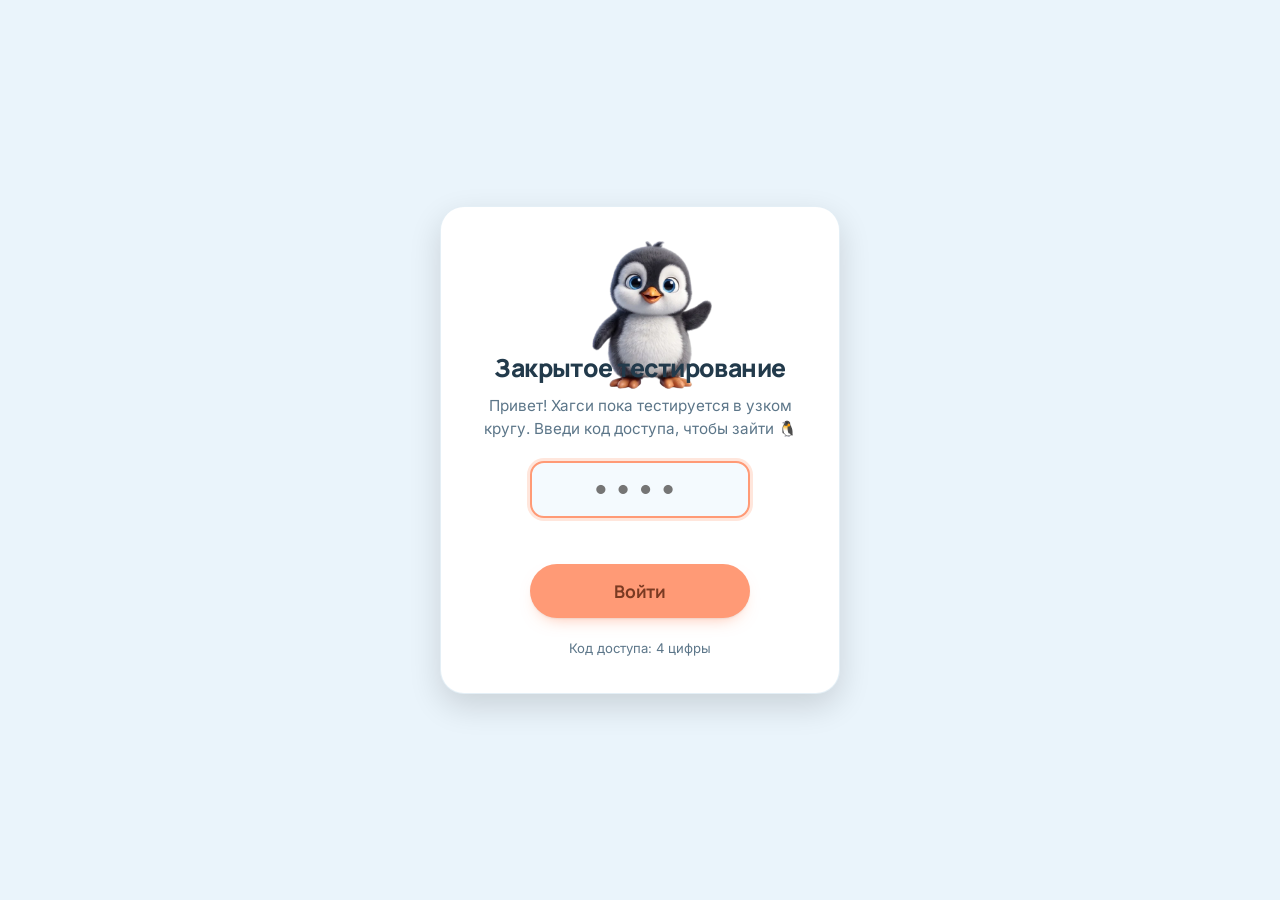
<file: index.html>
<!DOCTYPE html>
<html lang="ru" data-theme="ice">
<head>
<meta charset="utf-8">
<meta name="viewport" content="width=device-width, initial-scale=1">
<title>Хагси — тёплая помощь себе</title>
<meta name="description" content="Понять, с чем тебе нужна помощь, и получить под это инструменты: дневник чувств, свои таблицы, рутина дня. Без регистрации, записи остаются только у тебя.">
<meta name="theme-color" content="#eaf4fb">
<link rel="manifest" href="manifest.webmanifest">
<link rel="apple-touch-icon" href="assets/img/apple-touch-icon.png">
<link rel="preload" href="assets/fonts/manrope-cyrillic.woff2" as="font" type="font/woff2" crossorigin>
<link rel="preload" href="assets/fonts/inter-cyrillic.woff2" as="font" type="font/woff2" crossorigin>
<link rel="stylesheet" href="assets/css/style.css">
<script src="data/icons.js" defer></script>
<script src="data/patterns.js" defer></script>
<script src="assets/js/app.js" defer></script>
</head>
<body>

<header class="top">
  <a class="brand" href="index.html">
    <img class="brand-mark" src="assets/img/mark.webp" width="96" height="118" alt="">
    Хагси
  </a>
  <nav class="nav" aria-label="Разделы">
    <a href="panic/index.html" data-nav="main"><span data-icon="buoy"></span><i>Аптечка</i></a>
    <a href="routine.html" data-nav="main"><span data-icon="zap"></span><i>Дела</i></a>
    <a href="tracker.html" data-nav="main"><span data-icon="notebook"></span><i>Дневник</i></a>
    <a href="sensory.html" data-nav="main"><span data-icon="headphones"></span><i>Передышка</i></a>
    <div class="nav-extra">
      <a href="quiz.html"><span data-icon="compass"></span><i>Анкета</i></a>
      <a href="close.html"><span data-icon="heart"></span><i>Близким</i></a>
      <a href="resources.html"><span data-icon="users"></span><i>Контакты помощи</i></a>
      <a href="themes.html"><span data-icon="gear"></span><i>Настройки</i></a>
    </div>
    <button type="button" class="nav-more" aria-expanded="false" aria-label="Ещё разделы"><span data-icon="grid"></span><i>Ещё</i></button>
  </nav>
</header>

<main class="wrap">

  <section class="hero" style="padding-bottom:0">
    <img class="mascot hero-mascot" src="assets/img/penguin.webp" width="360" height="442"
         alt="Пингвинчик машет лапой" fetchpriority="high">
    <h1>Привет. С чего начнём?</h1>
    <p class="lead">Выбери, как тебе сейчас. Без регистрации, без оценок и без диагнозов —
      записи остаются только на твоём устройстве.</p>
  </section>

  <a class="sos" href="panic/list.html?state=panic"><b>Тебе плохо?</b>
    <span>Жми сюда — поможем прямо сейчас</span></a>

  <h2><span class="eyebrow">Вход по состоянию</span>Как тебе сейчас?</h2>
  <div class="grid g2">
    <a class="tile tile-row" href="panic/index.html">
      <span class="ico" data-icon="buoy" aria-hidden="true"></span>
      <span class="tile-body"><strong>Паника, тревога, трясёт</strong>
        <span class="d">Острый момент. 26 способов по шагам — каждый начинается в одно касание.</span></span>
    </a>
    <a class="tile tile-row" href="routine.html">
      <span class="ico" data-icon="zap" aria-hidden="true"></span>
      <span class="tile-body"><strong>Не могу начать, день рассыпается</strong>
        <span class="d">Лесенка запуска, таймер, полоса дня, ящик мыслей. Часто это про СДВГ.</span></span>
    </a>
    <a class="tile tile-row" href="sensory.html">
      <span class="ico" data-icon="headphones" aria-hidden="true"></span>
      <span class="tile-body"><strong>Слишком шумно и ярко</strong>
        <span class="d">Сенсорная перегрузка: тихий режим и план по одному шагу, без прокрутки.</span></span>
    </a>
    <a class="tile tile-row" href="tracker.html">
      <span class="ico" data-icon="notebook" aria-hidden="true"></span>
      <span class="tile-body"><strong>Хочу записать, что со мной</strong>
        <span class="d">Дневник чувств и свои таблицы. Можно выгрузить и принести психологу.</span></span>
    </a>
    <a class="tile tile-row" href="quiz.html">
      <span class="ico" data-icon="compass" aria-hidden="true"></span>
      <span class="tile-body"><strong>Не понимаю, что со мной</strong>
        <span class="d">Анкета на 5 минут. Не диагноз — направления, с которых разумно начать.</span></span>
    </a>
    <a class="tile tile-row" href="close.html">
      <span class="ico" data-icon="heart" aria-hidden="true"></span>
      <span class="tile-body"><strong>Плохо не мне, а близкому</strong>
        <span class="d">Что говорить и чего не говорить, как помочь и как при этом не сгореть самому.</span></span>
    </a>
  </div>

  <div class="note crisis">
    <p><strong>Если тяжело прямо сейчас</strong> — позвони: <strong>112</strong> (экстренные службы) или
      <strong>8 800 2000 122</strong> (бесплатно, круглосуточно, анонимно).
      Повод не нужно «заслуживать».</p>
    <a class="btn sm" href="resources.html#crisis">Все контакты помощи</a>
  </div>

  <hr class="sep">

  <h2><span class="eyebrow">Три шага</span>Как это работает</h2>
  <div class="card soft">
    <p><strong>1. Отвечаешь на вопросы.</strong> Никаких «правильных» ответов, просто про то, как есть сейчас.</p>
    <p><strong>2. Получаешь направления.</strong> Не диагноз — а 2–3 темы, с которых разумно начать, и что с ними делать.</p>
    <p><strong>3. Берёшь инструмент.</strong> Дневник, таблицу или «Дела» — и пользуешься столько, сколько нужно.</p>
    <p class="muted">Можно проходить анкету заново хоть каждую неделю: состояние меняется, и это нормально.
      Прошлый результат и кнопка «пройти заново» лежат в «Настройках».</p>
  </div>

  <div class="grid">
    <div class="card">
      <h3><span data-icon="lock"></span>Данные никуда не уходят</h3>
      <p class="muted">Всё, что ты пишешь, сохраняется в памяти самого браузера на этом устройстве. У нас нет сервера,
        который бы это получал, нет аккаунтов и нет аналитики. Выгрузить копию можно в любой момент.</p>
    </div>
    <div class="card">
      <h3><span data-icon="palette"></span>Выбери, как будет выглядеть</h3>
      <p class="muted">Пять оформлений и 14 узоров на фон в «Настройках»: Лёд, Какао, Сакура, Ночь и Тихий режим.
        Тихий режим убирает анимации и лишний декор: он для сенсорной чувствительности, мигрени и усталых глаз.</p>
    </div>
    <div class="card">
      <h3><span data-icon="signal"></span>Работает на плохом интернете</h3>
      <p class="muted">Страницы весят десятки килобайт, внешних запросов нет совсем. После первого открытия
        сайт работает и без сети.</p>
    </div>
  </div>

</main>

<footer class="foot">
  <p>«Хагси» — поддержка и инструменты, а не медицинская услуга. Здесь нет диагностики и лечения.
    При тяжёлом состоянии обратись к специалисту или по <a href="resources.html#crisis">контактам помощи</a>.</p>
  <p>Записи хранятся только в этом браузере, на этом устройстве.</p>
  <p class="copy">© 2026 Хагси. Сделано людьми с заботой о людях.</p>
</footer>

</body>
</html>
</file>
<file: assets/css/style.css>
/* Пингвинник — все стили. Цвета только через переменные: иначе ломаются темы. */

/* ---------- Шрифты ----------
   Лежат локально: ни одного запроса в интернет, работает офлайн.
   Manrope — заголовки, Inter — текст. Те же, что на «Аптечке», чтобы два сайта
   выглядели одной семьёй. Оба переменные: вес 400–800 из одного файла. */
@font-face {
  font-family: 'Manrope';
  font-style: normal;
  font-weight: 500 800;
  font-display: swap;
  src: url('../fonts/manrope-cyrillic.woff2') format('woff2');
  unicode-range: U+0301, U+0400-045F, U+0490-0491, U+04B0-04B1, U+2116;
}
@font-face {
  font-family: 'Manrope';
  font-style: normal;
  font-weight: 500 800;
  font-display: swap;
  src: url('../fonts/manrope-latin.woff2') format('woff2');
  unicode-range: U+0000-00FF, U+0131, U+0152-0153, U+02BB-02BC, U+02C6, U+02DA, U+02DC,
                 U+0304, U+0308, U+0329, U+2000-206F, U+20AC, U+2122, U+2191, U+2193,
                 U+2212, U+2215, U+FEFF, U+FFFD;
}
@font-face {
  font-family: 'Inter';
  font-style: normal;
  font-weight: 400 700;
  font-display: swap;
  src: url('../fonts/inter-cyrillic.woff2') format('woff2');
  unicode-range: U+0301, U+0400-045F, U+0490-0491, U+04B0-04B1, U+2116;
}
@font-face {
  font-family: 'Inter';
  font-style: normal;
  font-weight: 400 700;
  font-display: swap;
  src: url('../fonts/inter-latin.woff2') format('woff2');
  unicode-range: U+0000-00FF, U+0131, U+0152-0153, U+02BB-02BC, U+02C6, U+02DA, U+02DC,
                 U+0304, U+0308, U+0329, U+2000-206F, U+20AC, U+2122, U+2191, U+2193,
                 U+2212, U+2215, U+FEFF, U+FFFD;
}

/* ---------- Размеры, отступы, тени: одни на весь сайт ---------- */
:root {
  --font: 'Inter', -apple-system, BlinkMacSystemFont, 'Segoe UI', Roboto, sans-serif;
  --font-head: 'Manrope', var(--font);

  /* Шрифт тянется за шириной экрана — на телефоне мельче, на мониторе крупнее */
  --fs-body: clamp(16px, 15.3px + .22vw, 17.5px);
  --fs-h1: clamp(1.7rem, 1.3rem + 1.9vw, 2.55rem);
  --fs-h2: clamp(1.22rem, 1.08rem + .65vw, 1.55rem);
  --fs-h3: clamp(1rem, .96rem + .22vw, 1.14rem);
  --fs-sm: .92rem;
  --fs-xs: .82rem;

  --sp-1: 6px;
  --sp-2: 10px;
  --sp-3: 16px;
  --sp-4: 22px;
  --sp-5: 32px;
  --sp-6: 48px;

  --radius: 24px;
  --radius-sm: 14px;
  --radius-xs: 10px;

  --ring: 0 0 0 4px var(--accent-soft);
}

/* ---------- Тема по умолчанию: Лёд ---------- */
:root {
  --bg: #eaf4fb;
  --h-accent: #d4663f;
  --bg-deco: #d7ebf8;
  --card: #ffffff;
  --card-soft: #f4fafe;
  --text: #223a4b;
  --text-soft: #5c7689;
  --accent: #ff9a76;
  /* --accent-ink: текст ПОВЕРХ залитого акцентом фона (кнопка, значок).
     --accent-text: акцентный текст НА светлой карточке (ссылка, активная вкладка).
     В «Тихом режиме» и «Ночи» это разные цвета: иначе выходит белое по белому. */
  --accent-ink: #7a3a22;
  --accent-text: #7a3a22;
  --accent-soft: #ffe6dc;
  --accent-2: #7fc7d9;
  --accent-2-soft: #dcf1f6;
  --line: #d9e8f2;
  --ok: #4aa88a;
  --ok-soft: #dff2ea;
  --warn: #c9603f;
  --warn-soft: #fbe4dc;

  --shadow: 0 1px 2px rgba(34, 58, 75, .04), 0 8px 24px -12px rgba(34, 58, 75, .18);
  --shadow-lift: 0 2px 4px rgba(34, 58, 75, .05), 0 18px 36px -16px rgba(34, 58, 75, .28);
  --speed: .18s;
  --deco: 1; /* 0 в тихом режиме — прячет декор */
}

/* ---------- Какао: классика, тёплая сепия ---------- */
[data-theme="cocoa"] {
  --h-accent: #a9622f;
  --shadow: 0 1px 2px rgba(67,53,42,.05), 0 8px 24px -12px rgba(67,53,42,.22);
  --shadow-lift: 0 2px 4px rgba(67,53,42,.06), 0 18px 36px -16px rgba(67,53,42,.3);
  --bg: #f6efe4;
  --bg-deco: #ecdfca;
  --card: #fffdf8;
  --card-soft: #faf4e9;
  --text: #43352a;
  --text-soft: #7b6755;
  --accent: #b5794a;
  --accent-ink: #4a2e18;
  --accent-text: #4a2e18;
  --accent-soft: #f2e2d1;
  --accent-2: #8a9a6b;
  --accent-2-soft: #e8eddc;
  --line: #e4d6c2;
  --ok: #6f8f5e;
  --ok-soft: #e7eedd;
  --warn: #b35b3c;
  --warn-soft: #f6e0d6;
}

/* ---------- Сакура: аниме-пастель ---------- */
[data-theme="sakura"] {
  --h-accent: #e04a8a;
  --shadow: 0 1px 2px rgba(180,70,120,.05), 0 8px 26px -12px rgba(240,105,156,.35);
  --shadow-lift: 0 2px 4px rgba(180,70,120,.07), 0 18px 38px -16px rgba(240,105,156,.45);
  --bg: #fdeef5;
  --bg-deco: #fadbe8;
  --card: #ffffff;
  --card-soft: #fff5fa;
  --text: #4b2b3c;
  --text-soft: #8a6076;
  --accent: #f0699c;
  --accent-ink: #6d1f41;
  --accent-text: #6d1f41;
  --accent-soft: #ffe0ec;
  --accent-2: #a98cf0;
  --accent-2-soft: #ece4fd;
  --line: #f6d8e5;
  --ok: #58ab96;
  --ok-soft: #ddf2ec;
  --warn: #d4557c;
  --warn-soft: #fde0e9;
}

/* ---------- Ночь ---------- */
[data-theme="night"] {
  --h-accent: #ffb59c;
  --shadow: 0 1px 2px rgba(0,0,0,.25), 0 10px 28px -12px rgba(0,0,0,.6);
  --shadow-lift: 0 2px 6px rgba(0,0,0,.3), 0 20px 40px -16px rgba(0,0,0,.7);
  --bg: #171d28;
  --bg-deco: #202a39;
  --card: #212c3b;
  --card-soft: #1b2431;
  --text: #e7eef7;
  --text-soft: #9db0c6;
  --accent: #ffa98a;
  --accent-ink: #2a1510;
  --accent-text: #ffa98a;
  --accent-soft: #3a2a26;
  --accent-2: #7fc7d9;
  --accent-2-soft: #233640;
  --line: #2f3c4e;
  --ok: #6ec8a6;
  --ok-soft: #22382f;
  --warn: #f0937a;
  --warn-soft: #3b2823;
}

/* ---------- Тихий режим: низкая стимуляция (РАС, мигрень, сенсорная перегрузка) ---------- */
[data-theme="quiet"] {
  --bg: #f2f2f0;
  --bg-deco: #f2f2f0;
  --card: #ffffff;
  --card-soft: #f7f7f6;
  --text: #1f2421;
  --text-soft: #4d5551;
  --accent: #4a6b7c;
  --accent-ink: #ffffff;
  --accent-text: #2f4a57;
  --accent-soft: #e6ecef;
  --accent-2: #6b7c6f;
  --accent-2-soft: #e8ebe8;
  --line: #d6d8d5;
  --ok: #3d6b55;
  --ok-soft: #e6ede9;
  --warn: #8c4a33;
  --warn-soft: #f0e4df;
  --radius: 10px;
  --radius-sm: 8px;
  --radius-xs: 6px;
  --shadow: none;
  --shadow-lift: none;
  --ring: 0 0 0 3px var(--accent-soft);
  --speed: 0s;
  --deco: 0;
}

* { box-sizing: border-box; }

html { -webkit-text-size-adjust: 100%; }

html { background: var(--bg); }

body {
  margin: 0;
  font-family: var(--font);
  background: transparent;
  color: var(--text);
  font-size: var(--fs-body);
  line-height: 1.6;
  min-height: 100vh;
  -webkit-font-smoothing: antialiased;
  -moz-osx-font-smoothing: grayscale;
  font-feature-settings: 'ss01', 'cv05';
}

/* Мягкий декоративный фон — в тихом режиме выключается */
body::before {
  content: "";
  position: fixed;
  inset: 0;
  z-index: -2;
  opacity: var(--deco);
  background:
    radial-gradient(60vw 40vw at 85% -10%, var(--bg-deco), transparent 70%),
    radial-gradient(50vw 40vw at -10% 100%, var(--bg-deco), transparent 70%);
  pointer-events: none;
}

/* Слой обоев: лежит под контентом, поверх — «вуаль» цвета фона для читаемости */
#wall { position: fixed; inset: 0; z-index: -1; pointer-events: none; }
#wall .veil { position: absolute; inset: 0; background: var(--bg); transition: opacity var(--speed); }
[data-wall="1"] body::before { display: none; }
/* Под обоями карточки делаем чуть плотнее, иначе текст тонет в узоре */
[data-wall="1"] .card, [data-wall="1"] .tile, [data-wall="1"] .task { backdrop-filter: blur(2px); }

h1, h2, h3 {
  font-family: var(--font-head);
  line-height: 1.18;
  margin: 0 0 .5em;
  font-weight: 800;
  letter-spacing: -.022em;
  text-wrap: balance;
}
h1 { font-size: var(--fs-h1); letter-spacing: -.03em; }
h2 { font-size: var(--fs-h2); }
h3 { font-size: var(--fs-h3); font-weight: 700; letter-spacing: -.015em; }
p { margin: 0 0 1em; max-width: 68ch; }
a {
  color: var(--accent-text);
  text-decoration-thickness: 1.5px;
  text-decoration-color: color-mix(in srgb, var(--accent) 60%, transparent);
  text-underline-offset: 3px;
  transition: text-decoration-color var(--speed);
}
a:hover { text-decoration-color: var(--accent); }

/* Надпись-рубрика над заголовком: даёт воздух и структуру */
.eyebrow {
  display: block;
  font-size: var(--fs-xs);
  font-weight: 700;
  letter-spacing: .09em;
  text-transform: uppercase;
  color: var(--accent-text);
  opacity: .72;
  margin-bottom: 6px;
}

:focus-visible {
  outline: 3px solid var(--accent-2);
  outline-offset: 2px;
  border-radius: 4px;
}

.wrap { max-width: 880px; margin: 0 auto; padding: 0 20px 72px; }
.wrap > h1 { margin-bottom: .3em; }
.wrap > h2 { margin-top: var(--sp-5); }

/* ---------- Шапка ---------- */
.top {
  display: flex;
  align-items: center;
  gap: 10px;
  max-width: 860px;
  margin: 0 auto;
  padding: 14px 16px;
  flex-wrap: wrap;
}
/* На большом экране шапка остаётся наверху при прокрутке: страницы длинные,
   а возвращаться к меню приходится часто. На телефоне меню и так внизу экрана,
   поэтому там шапка обычная — лишний закреплённый блок только съел бы высоту. */
@media (min-width: 681px) {
  .top {
    position: sticky;
    top: 0;
    z-index: 55;
    max-width: 100%;
    /* Полоса во всю ширину, а содержимое остаётся на тех же 860px, что и текст */
    padding: 12px max(20px, calc((100% - 880px) / 2));   /* 880px — та же ширина, что у .wrap */
    background: color-mix(in srgb, var(--bg) 88%, transparent);
    backdrop-filter: blur(10px);
    border-bottom: 1px solid color-mix(in srgb, var(--line) 50%, transparent);
  }
}
/* В «Тихом режиме» без размытия и полупрозрачности — просто плотный фон */
[data-theme="quiet"] .top { backdrop-filter: none; background: var(--bg); }
.brand {
  display: flex;
  align-items: center;
  gap: 10px;
  font-family: var(--font-head);
  font-weight: 800;
  letter-spacing: -.02em;
  text-decoration: none;
  color: var(--text);
  margin-right: auto;
  /* Крупнее обычного: это и название, и главная кнопка «домой» */
  font-size: 1.42rem;
}
.brand svg { width: 42px; height: 42px; flex: none; }
.brand-mark { width: 42px; height: auto; flex: none; }
.brand:hover { color: var(--accent-text); }

.nav { display: flex; gap: 4px; flex-wrap: wrap; }
.nav a {
  display: block;
  padding: 9px 13px;
  min-height: 44px;
  display: flex;
  align-items: center;
  border-radius: 999px;
  text-decoration: none;
  color: var(--text-soft);
  font-size: .94rem;
  transition: background var(--speed), color var(--speed);
}
.nav a:hover { background: var(--card); color: var(--text); }
.nav a[aria-current="page"] {
  background: var(--accent-soft);
  color: var(--accent-text);
  font-weight: 700;
}

/* Превью тем на странице «Темы» */
.t-ice    { background: linear-gradient(135deg, #eaf4fb 50%, #ff9a76 50%); }
.t-cocoa  { background: linear-gradient(135deg, #f6efe4 50%, #b5794a 50%); }
.t-sakura { background: linear-gradient(135deg, #fdeef5 50%, #f0699c 50%); }
.t-night  { background: linear-gradient(135deg, #2b3647 50%, #ffa98a 50%); }
.t-quiet  { background: linear-gradient(135deg, #f2f2f0 50%, #4a6b7c 50%); }

/* ---------- Иконки ----------
   Размер в em, поэтому иконка сама подстраивается под текст рядом. */
.i {
  width: 1.15em;
  height: 1.15em;
  flex: none;
  vertical-align: -.19em;
}
h1 .i, h2 .i, h3 .i { color: var(--accent); margin-right: .34em; }
.btn .i { width: 1.1em; height: 1.1em; vertical-align: -.16em; }
/* Обёртка <span data-icon> — inline-flex, а у него базовая линия идёт по нижнему
   краю, а не по тексту: из-за этого иконка в заголовках и кнопках висела выше строки.
   Сдвиг вешаем на саму обёртку, внутри он не работает — flex игнорирует vertical-align. */
[data-icon] { display: inline-flex; align-items: center; vertical-align: -.19em; }
[data-icon] .i { vertical-align: 0; }
.btn [data-icon] { vertical-align: -.16em; }

/* Атрибут hidden слабее любого правила с display: без этого спрятанные
   кнопки и кружки остаются на экране пустыми. */
[hidden] { display: none !important; }

/* ---------- Карточки ---------- */
.card {
  background: var(--card);
  border: 1px solid color-mix(in srgb, var(--line) 70%, transparent);
  border-radius: var(--radius);
  padding: var(--sp-4);
  box-shadow: var(--shadow);
  margin-bottom: var(--sp-3);
}
.card h2:first-child, .card h3:first-child { margin-top: 0; }
.card.soft { background: var(--card-soft); }
.card > :last-child { margin-bottom: 0; }

.grid { display: grid; gap: var(--sp-3); grid-template-columns: repeat(auto-fit, minmax(234px, 1fr)); }

/* Плитка-ссылка */
.tile {
  display: block;
  background: var(--card);
  border: 1px solid color-mix(in srgb, var(--line) 70%, transparent);
  border-radius: var(--radius);
  padding: var(--sp-4);
  text-decoration: none;
  color: var(--text);
  box-shadow: var(--shadow);
  transition: transform var(--speed), box-shadow var(--speed), border-color var(--speed);
}
.tile:hover {
  transform: translateY(-4px);
  border-color: color-mix(in srgb, var(--accent) 55%, transparent);
  box-shadow: var(--shadow-lift);
}
/* Иконка в кружке акцентного цвета — читается как «кнопка», а не как значок в тексте */
.tile .ico {
  display: flex;
  align-items: center;
  justify-content: center;
  width: 48px;
  height: 48px;
  border-radius: 16px;
  background: var(--accent-soft);
  color: var(--accent-text);
  margin-bottom: var(--sp-2);
}
.tile .ico .i { width: 25px; height: 25px; vertical-align: 0; }
.tile strong {
  display: block;
  margin-bottom: 5px;
  font-family: var(--font-head);
  font-weight: 700;
  font-size: 1.08rem;
  letter-spacing: -.015em;
}
.tile span.d { color: var(--text-soft); font-size: var(--fs-sm); line-height: 1.5; }

/* ---------- Кнопки ---------- */
.btn {
  display: inline-flex;
  align-items: center;
  justify-content: center;
  gap: 8px;
  min-height: 48px;
  padding: 12px 22px;
  border-radius: 999px;
  border: 1px solid transparent;
  background: var(--accent);
  color: var(--accent-ink);
  font: inherit;
  font-family: var(--font-head);
  font-weight: 700;
  letter-spacing: -.01em;
  cursor: pointer;
  text-decoration: none;
  box-shadow: 0 1px 2px rgba(0, 0, 0, .06), 0 8px 18px -10px color-mix(in srgb, var(--accent) 80%, transparent);
  transition: transform var(--speed), filter var(--speed), box-shadow var(--speed);
}
.btn:hover {
  filter: brightness(1.04);
  transform: translateY(-2px);
  box-shadow: 0 2px 4px rgba(0, 0, 0, .07), 0 14px 26px -12px color-mix(in srgb, var(--accent) 90%, transparent);
}
.btn:active { transform: translateY(0); }
.btn.ghost {
  background: var(--card);
  border-color: var(--line);
  color: var(--text);
  box-shadow: none;
}
.btn.ghost:hover { background: var(--card-soft); border-color: var(--accent-2); box-shadow: none; }
.btn.quiet { background: var(--accent-2-soft); color: var(--text); }
.btn.sm { min-height: 40px; padding: 8px 15px; font-size: .9rem; }
.btn.ico-only { padding: 7px 10px; }
.btn.danger { background: var(--warn-soft); color: var(--warn); }
.btn[disabled] { opacity: .5; cursor: not-allowed; transform: none; }
.btn-row { display: flex; gap: var(--sp-2); flex-wrap: wrap; align-items: center; }

/* ---------- Поля ---------- */
label.f { display: block; margin-bottom: 12px; }
label.f > span {
  display: block;
  font-size: var(--fs-sm);
  font-weight: 600;
  color: var(--text-soft);
  margin-bottom: 6px;
}
input[type="text"], input[type="time"], input[type="number"], input[type="date"], textarea, select {
  width: 100%;
  font: inherit;
  color: var(--text);
  background: var(--card-soft);
  border: 1.5px solid var(--line);
  border-radius: var(--radius-sm);
  padding: 12px 14px;
  min-height: 48px;
  transition: border-color var(--speed), box-shadow var(--speed);
}
textarea { min-height: 96px; resize: vertical; line-height: 1.55; }
input:focus, textarea:focus, select:focus {
  outline: none;
  border-color: var(--accent);
  box-shadow: var(--ring);
}

/* Ползунок: крупная ручка, чтобы попадать пальцем */
input[type="range"] {
  width: 100%;
  height: 44px;
  background: transparent;
  -webkit-appearance: none;
  appearance: none;
  cursor: pointer;
}
input[type="range"]::-webkit-slider-runnable-track {
  height: 10px; border-radius: 999px; background: var(--line);
}
input[type="range"]::-webkit-slider-thumb {
  -webkit-appearance: none;
  width: 30px; height: 30px; margin-top: -10px;
  border-radius: 50%;
  background: var(--accent);
  border: 3px solid var(--card);
  box-shadow: 0 2px 6px rgba(0, 0, 0, .18);
}
input[type="range"]::-moz-range-track {
  height: 10px; border-radius: 999px; background: var(--line);
}
input[type="range"]::-moz-range-thumb {
  width: 30px; height: 30px;
  border-radius: 50%;
  background: var(--accent);
  border: 3px solid var(--card);
  box-shadow: 0 2px 6px rgba(0, 0, 0, .18);
}

/* ---------- Счётчик с круглыми кнопками вместо поля со стрелочками ---------- */
.stepper { display: flex; align-items: center; gap: 12px; }
.sbtn {
  width: 52px; height: 52px;
  flex: none;
  border-radius: 50%;
  border: 1px solid var(--line);
  background: var(--card);
  color: var(--text);
  display: flex;
  align-items: center;
  justify-content: center;
  cursor: pointer;
  transition: background var(--speed), border-color var(--speed), transform var(--speed);
}
.sbtn .i { width: 22px; height: 22px; vertical-align: 0; }
.sbtn:hover { background: var(--accent-soft); border-color: var(--accent); }
.sbtn:active { transform: scale(.93); }
.sbtn[disabled] { opacity: .35; cursor: not-allowed; }
.sval {
  min-width: 3.4ch;
  text-align: center;
  font-family: var(--font-head);
  font-size: 1.7rem;
  font-weight: 800;
  letter-spacing: -.02em;
  font-variant-numeric: tabular-nums;
}
.sunit { color: var(--text-soft); font-size: .92rem; }
.stepper .mid {
  flex: 1;
  display: flex;
  align-items: baseline;
  justify-content: center;
  gap: 7px;
}

/* Готовые значения одним нажатием */
.presets { display: flex; gap: 6px; flex-wrap: wrap; margin-top: 10px; }
/* Это подсказки, а не главные кнопки: мельче и спокойнее, чтобы не спорили
   со «Начать» и не рябило в глазах */
.presets button {
  min-height: 34px;
  padding: 5px 12px;
  font-size: .86rem;
  border-radius: 999px;
  border: 1px solid var(--line);
  background: var(--card);
  color: var(--text-soft);
  font: inherit;
  cursor: pointer;
  transition: background var(--speed), border-color var(--speed);
}
.presets button:hover { border-color: var(--accent-2); }
.presets button[aria-pressed="true"] {
  background: var(--accent-soft);
  border-color: var(--accent);
  color: var(--accent-text);
  font-weight: 600;
}

/* ---------- Недельная лента дней ---------- */
.week { display: flex; gap: 6px; }
.wday { flex: 1 1 0; min-width: 0; text-align: center; }
.wlabel { display: block; font-size: .74rem; color: var(--text-soft); margin-bottom: 5px; }
.wday.today .wlabel { color: var(--text); font-weight: 700; }
.wdot {
  display: flex;
  align-items: center;
  justify-content: center;
  width: 100%;
  max-width: 44px;
  margin: 0 auto;
  aspect-ratio: 1;
  border-radius: 50%;
  border: 1.5px solid var(--line);
  background: var(--card-soft);
  color: var(--text-soft);
  font-size: .86rem;
  font-variant-numeric: tabular-nums;
}
.wdot.on { background: var(--accent); border-color: var(--accent); color: var(--accent-ink); }
.wdot.on .i { width: 17px; height: 17px; vertical-align: 0; }
.wdot.ring { box-shadow: 0 0 0 3px var(--accent-soft); }
.wdot.future { opacity: .45; }

/* ---------- Быстрая отметка настроения ---------- */
/* Ограничиваем ширину: на большом экране пять кнопок во всю строку выглядят растянуто */
.moods { display: flex; gap: 8px; max-width: 520px; }
.mood {
  flex: 1 1 0;
  min-width: 0;
  min-height: 82px;
  padding: 11px 3px 9px;
  border: 1px solid var(--line);
  border-radius: 16px;
  background: var(--card);
  color: var(--text-soft);
  font: inherit;
  font-size: .72rem;
  line-height: 1.15;
  text-align: center;
  cursor: pointer;
  display: flex;
  flex-direction: column;
  align-items: center;
  justify-content: center;
  gap: 6px;
  transition: background var(--speed), border-color var(--speed), transform var(--speed);
}
.mood .i { width: 32px; height: 32px; vertical-align: 0; }
.mood:hover { border-color: var(--accent-2); transform: translateY(-2px); }
.mood[aria-pressed="true"] {
  background: var(--accent-soft);
  border-color: var(--accent);
  color: var(--accent-text);
  font-weight: 600;
}

.chips { display: flex; flex-wrap: wrap; gap: 7px; }
.chip {
  min-height: 42px;
  padding: 7px 15px;
  border-radius: 999px;
  border: 1px solid var(--line);
  background: var(--card);
  color: var(--text-soft);
  font: inherit;
  cursor: pointer;
  transition: background var(--speed), border-color var(--speed);
}
.chip:hover { border-color: var(--accent-2); }
.chip[aria-pressed="true"] {
  background: var(--accent-2-soft);
  border-color: var(--accent-2);
  color: var(--text);
  font-weight: 600;
}

@media (max-width: 400px) {
  .moods { gap: 5px; }
  .mood { font-size: .64rem; padding: 10px 2px 8px; }
  .mood .i { width: 28px; height: 28px; }
}

/* ---------- Чипы-варианты (анкета) ---------- */
.opts { display: flex; flex-direction: column; gap: 9px; }
.opt {
  display: flex;
  align-items: center;
  gap: 12px;
  padding: 14px 18px;
  border: 1.5px solid var(--line);
  border-radius: var(--radius-sm);
  background: var(--card-soft);
  cursor: pointer;
  min-height: 52px;
  transition: border-color var(--speed), background var(--speed), transform var(--speed);
}
.opt:hover { border-color: var(--accent-2); transform: translateX(2px); }
.opt input { width: 21px; height: 21px; flex: none; accent-color: var(--accent); margin: 0; }
.opt.on {
  background: var(--accent-soft);
  border-color: var(--accent);
  font-weight: 600;
}

/* Прогресс */
.bar { height: 9px; background: var(--line); border-radius: 999px; overflow: hidden; margin-bottom: 14px; }
.bar > i {
  display: block;
  height: 100%;
  border-radius: 999px;
  background: linear-gradient(90deg, var(--accent-2), var(--accent));
  transition: width .35s cubic-bezier(.4, 0, .2, 1);
}

/* ---------- Плашки ---------- */
.note {
  border-left: 4px solid var(--accent-2);
  background: var(--accent-2-soft);
  padding: 15px 18px;
  border-radius: var(--radius-sm);
  font-size: var(--fs-sm);
  line-height: 1.55;
  margin-bottom: var(--sp-3);
}
.note.crisis { border-color: var(--warn); background: var(--warn-soft); }
.note.ok { border-color: var(--ok); background: var(--ok-soft); }
.note p:last-child { margin-bottom: 0; }

.pill {
  display: inline-block;
  padding: 4px 12px;
  border-radius: 999px;
  background: var(--accent-2-soft);
  color: var(--text-soft);
  font-size: var(--fs-xs);
  font-weight: 600;
  margin: 0 4px 4px 0;
}
.pill.hot { background: var(--accent-soft); color: var(--accent-text); font-weight: 600; }

/* ---------- Маскот ---------- */
.hero { text-align: center; padding: var(--sp-3) 0 var(--sp-2); position: relative; }
/* Мягкое свечение за маскотом: даёт глубину, но не шумит */
.hero::before {
  content: "";
  position: absolute;
  top: -10px;
  left: 50%;
  width: 300px;
  height: 300px;
  transform: translateX(-50%);
  border-radius: 50%;
  background: radial-gradient(circle, var(--accent-soft), transparent 68%);
  opacity: var(--deco);
  z-index: -1;
  pointer-events: none;
}
/* Заголовок с мягким переходом цвета — в тихом режиме отключается */
.hero h1 {
  background: linear-gradient(118deg, var(--text) 18%, var(--h-accent, var(--accent-ink)) 95%);
  -webkit-background-clip: text;
  background-clip: text;
  color: transparent;
}
[data-theme="quiet"] .hero h1 { background: none; color: var(--text); }
.hero .peng { filter: drop-shadow(0 14px 26px rgba(0, 0, 0, .13)); }
[data-theme="quiet"] .hero .peng { filter: none; }

/* Маскоты — готовые картинки. Размер задаётся в месте использования. */
.mascot { display: block; height: auto; margin: 0 auto; }
.hero-mascot {
  width: clamp(150px, 42vw, 196px) !important;
  margin-bottom: 4px;
  filter: drop-shadow(0 16px 28px rgba(0, 0, 0, .16));
}
[data-theme="quiet"] .hero-mascot { filter: none; }
.empty .mascot { margin-bottom: 10px; opacity: .95; }
.hero .peng { width: 168px; height: 168px; margin: 0 auto 2px; display: block; }
.hero h1 { margin-bottom: .35em; }
.hero p.lead {
  font-size: clamp(1rem, .95rem + .35vw, 1.16rem);
  color: var(--text-soft);
  max-width: 34em;
  margin: 0 auto var(--sp-4);
  line-height: 1.55;
}
.peng-wave { animation: wave 4s ease-in-out infinite; transform-origin: 60% 70%; }
@keyframes wave { 0%,100% { transform: rotate(0) } 50% { transform: rotate(-7deg) } }
[data-theme="quiet"] .peng-wave { animation: none; }

/* ---------- Таблицы ---------- */
.tbl-wrap { overflow-x: auto; margin: 0 -4px 14px; padding: 0 4px; }
table.data { width: 100%; border-collapse: collapse; font-size: .93rem; min-width: 520px; }
table.data th, table.data td {
  text-align: left;
  padding: 10px 12px;
  border-bottom: 1px solid var(--line);
  vertical-align: top;
}
table.data th {
  color: var(--text-soft);
  font-size: .76rem;
  text-transform: uppercase;
  letter-spacing: .07em;
  font-weight: 700;
  padding-bottom: 8px;
}
table.data tr:last-child td { border-bottom: 0; }
table.data td.act { width: 1%; white-space: nowrap; }

/* Длинный текст в ячейке: четыре строки, дальше «…» по клику разворачивается */
.clamp {
  display: -webkit-box;
  -webkit-box-orient: vertical;
  -webkit-line-clamp: 4;
  line-clamp: 4;
  overflow: hidden;
}
.clamp.open { display: block; -webkit-line-clamp: unset; line-clamp: unset; }
.more {
  background: none;
  border: 0;
  padding: 2px 6px 2px 0;
  margin-top: 2px;
  font: inherit;
  font-weight: 700;
  letter-spacing: .1em;
  color: var(--accent-text);
  cursor: pointer;
}
.more:hover { text-decoration: underline; }

.tabs { display: flex; gap: 6px; flex-wrap: wrap; margin-bottom: 14px; }
.tabs button {
  font: inherit;
  display: inline-flex;
  align-items: center;
  gap: 7px;
  min-height: 44px;
  padding: 8px 17px;
  border-radius: 999px;
  border: 1px solid color-mix(in srgb, var(--line) 70%, transparent);
  background: var(--card);
  color: var(--text-soft);
  cursor: pointer;
  transition: border-color var(--speed), background var(--speed), color var(--speed);
}
.tabs button:hover { border-color: var(--accent-2); color: var(--text); }
.tabs button[aria-selected="true"] {
  background: var(--accent-soft);
  border-color: var(--accent);
  color: var(--accent-text);
  font-weight: 700;
}

/* ---------- Чеклист рутины ---------- */
.task {
  display: flex;
  align-items: flex-start;
  gap: 12px;
  padding: 14px 16px;
  background: var(--card);
  border: 1.5px solid color-mix(in srgb, var(--line) 70%, transparent);
  border-radius: var(--radius-sm);
  margin-bottom: 10px;
  transition: border-color var(--speed), background var(--speed);
}
.task:hover { border-color: var(--accent-2); }
.task.done { background: var(--ok-soft); border-color: var(--ok); }
.task.done .ttl { text-decoration: line-through; color: var(--text-soft); }
.task input[type="checkbox"] { width: 22px; height: 22px; flex: none; accent-color: var(--ok); margin: 0; }
.task .body { flex: 1; min-width: 0; }
/* Высота строки заголовка совпадает с высотой галочки — тогда они на одной линии */
.task .ttl { font-weight: 600; line-height: 22px; }
.task .meta { font-size: .86rem; color: var(--text-soft); }
/* Маркер-точка не нужна: роль маркера играет сама галочка, а с точкой
   строка расходилась по высоте — точка, квадратик и текст стояли на трёх уровнях. */
.task .steps { margin: 8px 0 0; padding: 0; list-style: none; font-size: .9rem; color: var(--text-soft); }
.task .steps li { margin-bottom: 5px; }
.task .steps label {
  display: flex;
  align-items: flex-start;
  gap: 8px;
  line-height: 18px;
  cursor: pointer;
}
.task .steps input[type="checkbox"] { width: 18px; height: 18px; margin: 0; flex: none; accent-color: var(--ok); }

/* Таймер */
.timer { text-align: center; }
.timer .clock {
  font-family: var(--font-head);
  font-size: clamp(3.2rem, 2.6rem + 2.6vw, 4.6rem);
  font-weight: 800;
  font-variant-numeric: tabular-nums;
  letter-spacing: -.04em;
  line-height: 1.05;
  margin-bottom: 6px;
}
.timer .state { color: var(--text-soft); margin-bottom: 14px; }

/* Пустое состояние */
.empty { text-align: center; color: var(--text-soft); padding: 22px 10px; }
.empty .peng { width: 92px; height: 92px; margin: 0 auto 10px; display: block; opacity: .9; }

.muted { color: var(--text-soft); font-size: .92rem; }
.center { text-align: center; }
hr.sep {
  border: 0;
  border-top: 1px solid color-mix(in srgb, var(--line) 60%, transparent);
  margin: var(--sp-5) 0;
}

footer.foot {
  max-width: 880px;
  margin: 0 auto;
  padding: var(--sp-5) 20px var(--sp-6);
  color: var(--text-soft);
  font-size: var(--fs-sm);
  line-height: 1.55;
  border-top: 1px solid color-mix(in srgb, var(--line) 60%, transparent);
}
/* Сноска тянется на всю ширину подвала: общий лимит 68ch рвёт строку посередине блока */
footer.foot p { max-width: none; }

/* Всплывающая похвала */
.toast {
  position: fixed;
  left: 50%;
  bottom: 28px;
  transform: translateX(-50%);
  display: flex;
  align-items: center;
  background: var(--card);
  border: 1.5px solid var(--ok);
  color: var(--text);
  padding: 13px 22px;
  border-radius: 999px;
  box-shadow: var(--shadow-lift);
  z-index: 50;
  font-weight: 600;
  animation: pop .32s cubic-bezier(.2, .8, .3, 1);
}
@keyframes pop { from { opacity: 0; transform: translate(-50%, 14px) } }

/* Иконки в меню нужны только на телефоне, на большом экране хватает текста */
@media (min-width: 681px) {
  .nav [data-icon] { display: none; }
}

/* На своей же странице пункт меню не нужен — он только мешает.
   Это правило только для большого экрана: в нижней панели телефона активная
   вкладка должна оставаться на месте, иначе меню прыгает. */
@media (min-width: 681px) {
  /* Свой пункт меню остаётся на месте: исчезающая кнопка сбивает с толку */
}

/* Кнопка «Ещё» нужна только на телефоне; на большом экране все пункты в строке */
.nav { position: relative; }
.nav-more {
  display: flex;
  align-items: center;
  gap: 7px;
  min-height: 44px;
  padding: 9px 15px;
  border: 0;
  border-radius: 999px;
  background: none;
  font: inherit;
  font-size: .94rem;
  color: var(--text-soft);
  cursor: pointer;
  transition: background var(--speed), color var(--speed);
}
.nav-more:hover { background: var(--card); color: var(--text); }
.nav-more i { font-style: normal; }
.nav-more[aria-expanded="true"] { background: var(--accent-soft); color: var(--accent-text); }
.nav-extra {
  display: none;
  position: absolute;
  top: calc(100% + 8px);
  right: 0;
  z-index: 50;
  min-width: 190px;
  padding: 8px;
  background: var(--card);
  border: 1.5px solid var(--line);
  border-radius: var(--radius-sm);
  box-shadow: var(--shadow-lift);
}
.nav.open .nav-extra { display: block; }
.nav-extra a { width: 100%; }

/* ---------- Планшет и узкий десктоп ---------- */
@media (max-width: 980px) {
  .wrap, .top, footer.foot { max-width: 100%; }
  .nav a { padding: 9px 9px; font-size: .9rem; }
}

/* ---------- Телефон: меню переезжает вниз, под большой палец ---------- */
@media (max-width: 680px) {
  body { font-size: 16px; padding-bottom: calc(74px + env(safe-area-inset-bottom)); }
  h1 { font-size: 1.5rem; }
  h2 { font-size: 1.18rem; }
  .card { padding: 16px; }
  .wrap { padding-bottom: 24px; }
  .top { padding: 12px 16px; }

  .nav {
    position: fixed;
    left: 0; right: 0; bottom: 0;
    z-index: 40;
    gap: 2px;
    padding: 6px 4px calc(6px + env(safe-area-inset-bottom));
    background: var(--card);
    border-top: 1px solid var(--line);
    box-shadow: 0 -2px 16px rgba(0, 0, 0, .06);
  }
  .nav a, .nav-more {
    flex: 1 1 0;
    min-width: 0;
    display: flex;
    flex-direction: column;
    align-items: center;
    justify-content: center;
    gap: 3px;
    min-height: 58px;
    padding: 6px 2px;
    border: 0;
    border-radius: 14px;
    background: none;
    font: inherit;
    font-size: .68rem;
    line-height: 1.1;
    text-align: center;
    color: var(--text-soft);
    cursor: pointer;
  }
  /* Второстепенные разделы прячем за «Ещё»: восемь иконок в ряд не помещаются.
     Панель выезжает НАД нижним меню. */
  .nav-extra {
    display: none;
    position: absolute;
    /* top сбрасываем обязательно: общее правило задаёт его для выпадающего меню
       на большом экране, и без сброса панель уезжает под нижнее меню за экран */
    top: auto;
    left: 0; right: 0; bottom: 100%;
    min-width: 0;
    border-radius: 0;
    padding: 8px 4px;
    background: var(--card);
    border-top: 1px solid var(--line);
    border-bottom: 1px solid var(--line);
    box-shadow: 0 -10px 30px rgba(0, 0, 0, .1);
  }
  /* Четыре пункта в одну строку на 375px не помещаются — кладём их 2×2 */
  .nav.open .nav-extra { display: grid; grid-template-columns: 1fr 1fr; gap: 4px; }
  .nav.open .nav-extra a { display: flex; }
  .nav-more { display: flex; }
  .nav-more[aria-expanded="true"] { background: var(--accent-soft); color: var(--accent-text); }
  .nav a .i { width: 23px; height: 23px; vertical-align: 0; }
  .nav a i, .nav-more i { font-style: normal; }

  /* Главные кнопки на всю ширину — так в них проще попасть */
  .hero .btn-row { flex-direction: column; }
  .hero .btn-row .btn { width: 100%; }
  .toast { bottom: calc(86px + env(safe-area-inset-bottom)); width: calc(100% - 32px); justify-content: center; }
  .grid { grid-template-columns: 1fr; }
}

/* Совсем узкие экраны */
@media (max-width: 360px) {
  .nav a { font-size: .62rem; }
  .sbtn { width: 46px; height: 46px; }
}

@media (prefers-reduced-motion: reduce) {
  *, *::before, *::after { animation-duration: .001s !important; transition-duration: .001s !important; }
}

@media print {
  .top, .nav, .themes, .btn, footer.foot, .note { display: none !important; }
  body::before { display: none; }
  body { background: #fff; color: #000; font-size: 12pt; }
  .card { box-shadow: none; border: 1px solid #999; break-inside: avoid; }
  table.data { min-width: 0; font-size: 10pt; }
}

/* ---------- Цвета маскота (должны идти после определений тем) ---------- */
:root                   { --peng: #2f4256; --peng-belly: #ffffff; --peng-cheek: #ffc9b4; }
[data-theme="cocoa"]    { --peng: #4a382a; --peng-belly: #fffdf8; --peng-cheek: #e3b58f; }
[data-theme="sakura"]   { --peng: #5a3d52; --peng-belly: #ffffff; --peng-cheek: #ffb3cd; }
[data-theme="night"]    { --peng: #0e151f; --peng-belly: #e7eef7; --peng-cheek: #6b4a44; }
[data-theme="quiet"]    { --peng: #3a4247; --peng-belly: #ffffff; --peng-cheek: #d9ded9; }

/* ---------- Страница «Темы» ---------- */
.swatches { display: grid; gap: 12px; grid-template-columns: repeat(auto-fill, minmax(132px, 1fr)); }
.swatch {
  border: 2px solid var(--line);
  border-radius: var(--radius-sm);
  background: var(--card);
  padding: 0;
  cursor: pointer;
  overflow: hidden;
  font: inherit;
  color: var(--text);
  text-align: center;
  transition: border-color var(--speed), transform var(--speed);
}
.swatch:hover { transform: translateY(-2px); border-color: var(--accent-2); }
.swatch[aria-pressed="true"] { border-color: var(--accent); box-shadow: 0 0 0 3px var(--accent-soft); }
.swatch .pv { height: 74px; display: block; background-color: var(--card-soft); background-repeat: repeat; }
.swatch .nm { display: block; padding: 8px 6px; font-size: .88rem; }

.theme-card { position: relative; }
.theme-card .pv { height: 74px; display: flex; align-items: center; justify-content: center; gap: 6px; }
.theme-card .pv i { width: 18px; height: 18px; border-radius: 50%; display: block; border: 1px solid rgba(0,0,0,.08); }

.preview-img { max-width: 100%; border-radius: var(--radius-sm); border: 1px solid var(--line); display: block; margin-bottom: 12px; }

/* ---------- Заглушка закрытого доступа (PIN-код) ---------- */
html.pin-locked body > *:not(#pin-gate):not(#wall) {
  display: none !important;
}

.pin-gate {
  position: fixed;
  inset: 0;
  z-index: 99999;
  background: var(--bg);
  display: flex;
  align-items: center;
  justify-content: center;
  padding: 20px;
  backdrop-filter: blur(8px);
  animation: pinFadeIn .25s ease-out;
}

.pin-card {
  max-width: 400px;
  width: 100%;
  text-align: center;
  padding: 34px 26px;
  box-shadow: 0 12px 32px rgba(0, 0, 0, .14);
  margin: 0 auto;
}

.pin-peng {
  width: 96px;
  height: 96px;
  margin: 0 auto 16px;
}

.pin-desc {
  color: var(--text-soft);
  font-size: .95rem;
  margin-bottom: 20px;
  line-height: 1.5;
}

.pin-input-wrap {
  display: flex;
  justify-content: center;
  margin-bottom: 10px;
}

.pin-input {
  font-size: 2rem !important;
  letter-spacing: .35em;
  text-align: center;
  padding: 8px 12px !important;
  max-width: 220px;
  width: 100%;
  border-radius: var(--radius-sm);
  background: var(--card-soft);
  border: 2px solid var(--line);
  color: var(--text);
  font-weight: 700;
  transition: border-color var(--speed), box-shadow var(--speed);
}

.pin-input:focus {
  border-color: var(--accent);
  box-shadow: 0 0 0 3px var(--accent-soft);
  outline: none;
}

.pin-submit {
  width: 100%;
  max-width: 220px;
  margin: 0 auto;
}

.pin-error {
  min-height: 24px;
  font-size: .88rem;
  color: var(--warn);
  margin-bottom: 12px;
  font-weight: 500;
}

.pin-hint {
  font-size: .82rem;
  margin: 20px 0 0;
  color: var(--text-soft);
}

@keyframes pinShake {
  0%, 100% { transform: translateX(0); }
  20%, 60% { transform: translateX(-6px); }
  40%, 80% { transform: translateX(6px); }
}

.pin-shake {
  animation: pinShake .35s ease-in-out;
}

@keyframes pinFadeIn {
  from { opacity: 0; transform: scale(.97); }
  to { opacity: 1; transform: scale(1); }
}

/* ---------- Раздел «Аптечка» (/panic/) ---------- */
.sos {
  display: block;
  width: 100%;
  text-align: center;
  padding: 22px 20px;
  border-radius: var(--radius);
  border: 1px solid transparent;
  background: linear-gradient(135deg, var(--accent), var(--accent-2));
  color: var(--accent-ink);
  text-decoration: none;
  box-shadow: var(--shadow-lift);
  margin-bottom: var(--sp-4);
  transition: transform var(--speed);
}
.sos:hover { transform: translateY(-3px); }
.sos b {
  display: block;
  font-family: var(--font-head);
  font-size: clamp(1.25rem, 1.1rem + .7vw, 1.6rem);
  font-weight: 800;
  letter-spacing: -.02em;
}
.sos span { font-size: var(--fs-sm); opacity: .85; }
[data-theme="quiet"] .sos { background: var(--accent); }

/* Точка-сердцебиение перед надписью.
   Ритм нарочно медленный: два мягких удара и долгая пауза, примерно как спокойный
   пульс в покое. Если человек завис на этой кнопке в панике, ему есть за что
   зацепиться дыханием. Ничего не мигает резко и не меняет цвет.
   В «Тихом режиме» и при prefers-reduced-motion анимации нет совсем. */
.sos b::before {
  content: '';
  display: inline-block;
  width: .52em;
  height: .52em;
  margin-right: .45em;
  vertical-align: .04em;
  border-radius: 50%;
  background: var(--accent-ink);
  opacity: .9;
  animation: sos-beat 4.5s ease-in-out infinite;
}
.sos { animation: sos-breathe 4.5s ease-in-out infinite; }

@keyframes sos-beat {
  0%   { transform: scale(1);    opacity: .75; }
  7%   { transform: scale(1.32); opacity: 1; }
  15%  { transform: scale(1);    opacity: .85; }
  23%  { transform: scale(1.2);  opacity: .95; }
  33%  { transform: scale(1);    opacity: .75; }
  100% { transform: scale(1);    opacity: .75; }
}
@keyframes sos-breathe {
  0%, 100% { box-shadow: var(--shadow-lift); }
  18%      { box-shadow: var(--shadow-lift), 0 0 0 7px color-mix(in srgb, var(--accent) 20%, transparent); }
  45%      { box-shadow: var(--shadow-lift); }
}
@media (prefers-reduced-motion: reduce) {
  .sos, .sos b::before { animation: none; }
}
[data-theme="quiet"] .sos,
[data-theme="quiet"] .sos b::before { animation: none; }

/* Карточка упражнения в списке */
.ex-list { display: grid; gap: 10px; }
.ex-row {
  display: flex;
  align-items: center;
  gap: 14px;
  padding: 14px 16px;
  border-radius: var(--radius-sm);
  border: 1px solid color-mix(in srgb, var(--line) 70%, transparent);
  background: var(--card);
  text-decoration: none;
  color: var(--text);
  transition: border-color var(--speed), transform var(--speed);
}
.ex-row:hover { border-color: var(--accent); transform: translateX(3px); }
.ex-row .ic {
  width: 42px; height: 42px; flex: none;
  display: flex; align-items: center; justify-content: center;
  border-radius: 13px;
  background: var(--accent-2-soft);
  color: var(--text);
}
.ex-row .ic .i { width: 22px; height: 22px; vertical-align: 0; }
.ex-row .tx { flex: 1; min-width: 0; }
.ex-row .tx b { display: block; font-family: var(--font-head); font-weight: 700; }
.ex-row .tx span { color: var(--text-soft); font-size: var(--fs-sm); }

/* Шаги упражнения */
.ex-steps { list-style: none; padding: 0; margin: 0; display: grid; gap: 10px; }
.ex-steps li {
  display: flex;
  gap: 13px;
  align-items: flex-start;
  padding: 14px 16px;
  border-radius: var(--radius-sm);
  background: var(--card-soft);
  border: 1px solid color-mix(in srgb, var(--line) 60%, transparent);
}
.ex-steps .em { font-size: 1.4rem; line-height: 1.2; flex: none; }

/* Карточка-фраза */
.deck-card {
  min-height: 150px;
  display: flex;
  align-items: center;
  justify-content: center;
  text-align: center;
  padding: 26px 22px;
  border-radius: var(--radius);
  background: var(--accent-2-soft);
  border: 1px solid color-mix(in srgb, var(--accent-2) 40%, transparent);
  font-size: 1.1rem;
  line-height: 1.5;
  margin-bottom: var(--sp-3);
}

/* Звёздочка «в мою аптечку» */
.star-btn {
  width: 44px; height: 44px; flex: none;
  display: flex; align-items: center; justify-content: center;
  border-radius: 50%;
  border: 1px solid var(--line);
  background: var(--card);
  color: var(--text-soft);
  cursor: pointer;
}
.star-btn[aria-pressed="true"] { color: var(--accent); border-color: var(--accent); background: var(--accent-soft); }
.star-btn .i { width: 21px; height: 21px; vertical-align: 0; }
.star-btn[aria-pressed="true"] .i { fill: currentColor; }

/* Крупный счётчик в упражнениях-счётчиках */
.big-count {
  font-family: var(--font-head);
  font-size: clamp(3.4rem, 2.6rem + 3.4vw, 5rem);
  font-weight: 800;
  letter-spacing: -.04em;
  line-height: 1;
  font-variant-numeric: tabular-nums;
  text-align: center;
  margin-bottom: 8px;
}

/* ---------- Интерактивные упражнения «Аптечки» ---------- */
.tap-row { display: flex; align-items: center; justify-content: center; gap: 18px; margin: 10px 0 18px; }
.tap-side {
  width: 72px; height: 72px;
  display: flex; align-items: center; justify-content: center;
  border-radius: 50%;
  border: 2px solid var(--line);
  background: var(--card-soft);
  font-family: var(--font-head);
  font-size: 1.5rem; font-weight: 800;
  color: var(--text-soft);
  transition: background .12s, color .12s, transform .12s, border-color .12s;
}
.tap-side.hit {
  background: var(--accent); border-color: var(--accent);
  color: var(--accent-ink); transform: scale(1.12);
}
[data-theme="quiet"] .tap-side { transition: none; }

.emdr-track {
  position: relative;
  height: 72px;
  border-radius: 999px;
  background: var(--card-soft);
  border: 1px solid var(--line);
  overflow: hidden;
  margin: 26px 0;
}
.emdr-ball {
  position: absolute; top: 50%;
  width: 46px; height: 46px; margin-top: -23px; left: 0;
  border-radius: 50%;
  background: radial-gradient(circle at 34% 32%, #fff6, var(--accent));
}

.breath-circle {
  width: 150px; height: 150px;
  margin: 10px auto 16px;
  border-radius: 50%;
  background: var(--accent-2-soft);
  border: 3px solid var(--accent-2);
  display: flex; align-items: center; justify-content: center;
  font-family: var(--font-head);
  font-size: 2.1rem; font-weight: 800;
  font-variant-numeric: tabular-nums;
  transition: transform 1s ease-in-out, background .6s, border-color .6s;
}
[data-theme="quiet"] .breath-circle { transition: none; }

.sense-row {
  display: flex; align-items: center; justify-content: space-between; gap: 12px;
  width: 100%; text-align: left;
  padding: 15px 17px; margin-bottom: 10px;
  border-radius: var(--radius-sm);
  border: 1.5px solid var(--line);
  background: var(--card-soft);
  font: inherit; color: var(--text); cursor: pointer;
  transition: background .4s, border-color .4s;
}
.sense-row.done { background: var(--ok-soft); border-color: var(--ok); }
.sense-row .cnt { font-family: var(--font-head); font-weight: 800; font-size: 1.15rem; flex: none; }
.sense-row.done .cnt { color: var(--ok); }

.bubble-field {
  position: relative;
  height: 320px;
  border-radius: var(--radius);
  background: var(--card-soft);
  border: 1px solid var(--line);
  overflow: hidden;
  margin-bottom: 14px;
}
.bubble {
  position: absolute;
  border-radius: 50%;
  cursor: pointer;
  border: 0;
  padding: 0;
  transition: transform .12s;
}
.bubble:active { transform: scale(.85); }

/* Копирайт — самым мелким, он не должен спорить с содержанием */
.copy { font-size: .78rem; opacity: .7; margin-top: 14px; }

.eyebrow .i { width: 1em; height: 1em; vertical-align: -.12em; margin-right: .3em; }

/* ======================================================================
   Очередь 3 — СДВГ: ящик мыслей, лесенка запуска, круг таймера,
   полоса дня, силы на сегодня, напоминания.
   Всё держится на токенах: в «Тихом режиме» радиусы меньше, теней нет,
   анимации выключены — отдельных правил под него не требуется.
   ====================================================================== */

/* ---------- Ящик мыслей (на всех страницах) ---------- */
.inbox-btn {
  position: fixed;
  right: 18px;
  bottom: 22px;
  z-index: 45;
  display: flex;
  align-items: center;
  gap: 7px;
  min-height: 48px;
  padding: 11px 18px;
  border: 1.5px solid var(--line);
  border-radius: 999px;
  background: var(--card);
  color: var(--text);
  font: inherit;
  font-size: var(--fs-sm);
  font-weight: 600;
  box-shadow: var(--shadow-lift);
  cursor: pointer;
  transition: transform var(--speed), border-color var(--speed);
}
.inbox-btn:hover { border-color: var(--accent); transform: translateY(calc(-2px * var(--deco))); }
.inbox-btn i { font-style: normal; }
.inbox-n {
  min-width: 21px;
  padding: 0 5px;
  border-radius: 999px;
  background: var(--accent);
  color: var(--accent-ink);
  font-size: var(--fs-xs);
  font-weight: 700;
  line-height: 21px;
  text-align: center;
}
.inbox-panel {
  position: fixed;
  right: 18px;
  bottom: 80px;
  z-index: 46;
  width: min(340px, calc(100vw - 36px));
  max-height: min(70vh, 560px);
  overflow: auto;
  padding: var(--sp-3);
  background: var(--card);
  border: 1.5px solid var(--line);
  border-radius: var(--radius);
  box-shadow: var(--shadow-lift);
}
.inbox-panel h3 { margin: 0 0 4px; }
.inbox-panel textarea { width: 100%; margin-bottom: 10px; }
/* Ссылка на полный ящик: сам список записок живёт на странице «Разгон» */
.inbox-go {
  display: inline-block;
  margin-top: 12px;
  font-size: var(--fs-sm);
  font-weight: 600;
  color: var(--accent-text);
  text-decoration: none;
  border-bottom: 1.5px solid var(--accent-soft);
}
.inbox-go:hover { border-bottom-color: var(--accent); }
.inbox-go.empty { color: var(--text-soft); pointer-events: none; border-bottom-color: transparent; font-weight: 400; }

/* Круглая кнопка микрофона */
.mic-btn {
  width: 44px;
  height: 44px;
  flex: none;
  border: 1.5px solid var(--line);
  border-radius: 50%;
  background: var(--card);
  color: var(--text-soft);
  display: inline-flex;
  align-items: center;
  justify-content: center;
  cursor: pointer;
  transition: border-color var(--speed), color var(--speed), background var(--speed);
}
.mic-btn:hover { border-color: var(--accent); color: var(--text); }
.mic-btn .i { width: 20px; height: 20px; vertical-align: 0; }
.mic-btn.listening { border-color: var(--warn); color: var(--warn); background: var(--warn-soft); }



@media (max-width: 680px) {
  /* Над нижним меню, чтобы кнопка не села на меню.
     Подпись прячем: с ней кнопка налезала на текст страницы. Имя остаётся
     в aria-label, так что для скринридера ничего не теряется. */
  .inbox-btn {
    bottom: calc(84px + env(safe-area-inset-bottom));
    right: 14px;
    width: 56px;
    height: 56px;
    padding: 0;
    justify-content: center;
  }
  .inbox-btn i { display: none; }
  .inbox-n { position: absolute; top: -4px; right: -2px; }
  .inbox-panel { bottom: calc(150px + env(safe-area-inset-bottom)); right: 14px; }
}
@media print { .inbox-btn, .inbox-panel { display: none !important; } }

/* ---------- Лесенка запуска ---------- */
.ladder { display: grid; gap: 8px; margin: var(--sp-3) 0 0; }
.rung {
  display: flex;
  align-items: center;
  gap: 12px;
  padding: 13px 14px;
  border: 1.5px solid var(--line);
  border-radius: var(--radius-sm);
  background: var(--card-soft);
  color: var(--text-soft);
  font-size: var(--fs-sm);
}
.rung .num {
  flex: none;
  width: 28px;
  height: 28px;
  border-radius: 999px;
  background: var(--card);
  border: 1.5px solid var(--line);
  font-weight: 700;
  font-size: var(--fs-xs);
  display: flex;
  align-items: center;
  justify-content: center;
}
.rung.on {
  border-color: var(--accent);
  background: var(--card);
  color: var(--text);
  box-shadow: var(--shadow);
}
.rung.on .num { background: var(--accent-soft); border-color: var(--accent); color: var(--accent-text); }
.rung.past { opacity: .6; }
.rung .rtxt { flex: 1; min-width: 0; }
.rung .rname { display: block; font-weight: 700; color: var(--text); }
.rung.on .rtask { font-size: var(--fs-body); font-weight: 600; margin-top: 3px; }

/* ---------- Круг таймера ---------- */
.ring-wrap { position: relative; width: 196px; height: 196px; margin: var(--sp-3) auto var(--sp-2); }
.ring-wrap svg { width: 100%; height: 100%; transform: rotate(-90deg); }
.ring-bg { stroke: var(--line); }
.ring-fg {
  stroke: var(--accent);
  stroke-linecap: round;
  transition: stroke-dashoffset 1s linear;
}
.ring-wrap .inner {
  position: absolute;
  inset: 0;
  display: flex;
  flex-direction: column;
  align-items: center;
  justify-content: center;
  gap: 2px;
}
/* Внутри кольца цифры мельче: в полный размер они упираются в обводку */
.ring-wrap .clock { margin: 0; font-size: clamp(2.1rem, 1.7rem + 1.6vw, 2.6rem); }
.ring-wrap .ring-mode { font-size: var(--fs-xs); color: var(--text-soft); text-transform: lowercase; }
@media (prefers-reduced-motion: reduce) { .ring-fg { transition: none; } }
[data-theme="quiet"] .ring-fg { transition: none; }

/* ---------- Полоса дня ---------- */
.daybar {
  position: relative;
  height: 78px;
  margin: var(--sp-3) 0 var(--sp-2);
  border: 1.5px solid var(--line);
  border-radius: var(--radius-sm);
  background: var(--card-soft);
  overflow: hidden;
}
.daybar .past { position: absolute; left: 0; top: 0; bottom: 0; background: var(--line); opacity: .45; }
.daybar .hour {
  position: absolute;
  top: 0;
  bottom: 0;
  border-left: 1px solid var(--line);
  font-size: 10px;
  color: var(--text-soft);
  padding: 3px 0 0 3px;
  pointer-events: none;
}
.daybar .now { position: absolute; top: 0; bottom: 0; width: 2px; background: var(--warn); }
/* Подпись «сейчас» внизу, подписи часов наверху: иначе они налезают друг на друга */
.daybar .now::after {
  content: 'сейчас';
  position: absolute;
  bottom: 3px;
  left: 3px;
  padding: 0 3px;
  border-radius: 4px;
  background: var(--card);
  font-size: 10px;
  font-weight: 700;
  color: var(--warn);
  white-space: nowrap;
}
/* У правого края подпись уводим влево, чтобы не вылезала за полосу */
.daybar .now.end::after { left: auto; right: 3px; }
.daybar .slot {
  position: absolute;
  bottom: 22px;
  transform: translateX(-50%);
  display: flex;
  flex-direction: column;
  align-items: center;
  gap: 2px;
  max-width: 92px;
}
.daybar .slot b {
  width: 11px;
  height: 11px;
  border-radius: 999px;
  background: var(--accent);
  border: 2px solid var(--card);
}
.daybar .slot.done b { background: var(--ok); }
.daybar .slot span {
  font-size: 10px;
  line-height: 1.15;
  color: var(--text-soft);
  text-align: center;
  overflow: hidden;
  text-overflow: ellipsis;
  white-space: nowrap;
  max-width: 92px;
}

/* ---------- Силы на сегодня ---------- */
.energy { display: flex; gap: 8px; flex-wrap: wrap; margin-top: var(--sp-2); }
.energy button {
  flex: 1 1 110px;
  min-height: 44px;
  padding: 10px 12px;
  border: 1.5px solid var(--line);
  border-radius: var(--radius-sm);
  background: var(--card);
  color: var(--text-soft);
  font: inherit;
  font-size: var(--fs-sm);
  font-weight: 600;
  cursor: pointer;
  transition: border-color var(--speed), background var(--speed), color var(--speed);
}
.energy button:hover { border-color: var(--accent); }
.energy button[aria-pressed="true"] {
  border-color: var(--accent);
  background: var(--accent-soft);
  color: var(--accent-text);
}

/* ---------- Оценка времени ---------- */
.esti {
  margin-top: 10px;
  padding: 12px 13px;
  border: 1.5px dashed var(--line);
  border-radius: var(--radius-sm);
  background: var(--card-soft);
  font-size: var(--fs-sm);
}
.esti .chips { display: flex; flex-wrap: wrap; gap: 6px; margin-top: 8px; }
.esti .chips button {
  min-height: 38px;
  padding: 7px 13px;
  border: 1.5px solid var(--line);
  border-radius: 999px;
  background: var(--card);
  color: var(--text);
  font: inherit;
  font-size: var(--fs-sm);
  cursor: pointer;
}
.esti .chips button:hover { border-color: var(--accent); }
.bias {
  display: flex;
  align-items: baseline;
  gap: 8px;
  margin-top: var(--sp-2);
  font-size: var(--fs-sm);
  color: var(--text-soft);
}
.bias b { font-family: var(--font-head); font-size: 1.5rem; color: var(--accent-text); }

/* ---------- Напоминания ---------- */
.rem-list { list-style: none; margin: var(--sp-2) 0 0; padding: 0; display: grid; gap: 8px; }
.rem-list li {
  display: flex;
  align-items: center;
  gap: 12px;
  padding: 11px 13px;
  border: 1.5px solid var(--line);
  border-radius: var(--radius-sm);
  background: var(--card-soft);
}
.rem-list .rt { font-family: var(--font-head); font-weight: 700; font-size: 1.05rem; }
.rem-list .rx { flex: 1; min-width: 0; font-size: var(--fs-sm); overflow-wrap: anywhere; }
.rem-list li.off { opacity: .55; }

/* ---------- Свой выбор времени (вместо системного input type="time") ---------- */
.timefield { display: flex; align-items: center; gap: 12px; flex-wrap: wrap; }
.tf-box {
  display: flex;
  align-items: center;
  gap: 4px;
  padding: 8px 14px;
  border: 1.5px solid var(--line);
  border-radius: var(--radius-sm);
  background: var(--card);
}
.tf-unit { display: flex; flex-direction: column; align-items: center; gap: 2px; }
.tf-btn {
  width: 44px;
  height: 30px;
  border: 0;
  border-radius: var(--radius-xs);
  background: none;
  color: var(--text-soft);
  display: flex;
  align-items: center;
  justify-content: center;
  cursor: pointer;
  transition: background var(--speed), color var(--speed);
}
.tf-btn:hover { background: var(--accent-soft); color: var(--accent-text); }
.tf-btn .i { width: 18px; height: 18px; vertical-align: 0; }
.tf-val {
  min-width: 2.2ch;
  text-align: center;
  font-family: var(--font-head);
  font-size: 1.65rem;
  font-weight: 800;
  letter-spacing: -.02em;
  font-variant-numeric: tabular-nums;
}
.tf-sep {
  font-family: var(--font-head);
  font-size: 1.5rem;
  font-weight: 800;
  color: var(--text-soft);
  padding: 0 2px;
}
.timefield[data-empty="true"] .tf-val { color: var(--text-soft); }

/* ---------- План на перегрузку (раздел «Тишина») ----------
   Крупно и в один экран: читать длинный текст при перегрузке невозможно. */
.plan { margin: var(--sp-3) 0; }
.plan-n { font-size: var(--fs-xs); color: var(--text-soft); margin: 0 0 6px; letter-spacing: .04em; text-transform: uppercase; }
.plan-t { font-size: var(--fs-h2); margin: 0 0 8px; }
.plan-d { font-size: 1.1rem; line-height: 1.5; margin: 0; max-width: 42ch; }

/* Четыре раздела на главной: сетка 2×2 читается как «четыре двери»,
   а автоподбор колонок ставил три в ряд и одну сиротой на второй строке. */
.grid.g2 { grid-template-columns: 1fr; }
@media (min-width: 700px) { .grid.g2 { grid-template-columns: repeat(2, 1fr); } }

/* ---------- Крестик в ящике мыслей ---------- */
.inbox-x {
  position: absolute;
  top: 10px;
  right: 10px;
  width: 36px;
  height: 36px;
  border: 0;
  border-radius: 50%;
  background: none;
  color: var(--text-soft);
  display: flex;
  align-items: center;
  justify-content: center;
  cursor: pointer;
  transition: background var(--speed), color var(--speed);
}
.inbox-x:hover { background: var(--card-soft); color: var(--text); }
.inbox-panel h3 { padding-right: 38px; }

/* ---------- Кружок напоминаний над кнопкой «Мысль» ----------
   Такой же формы, как «Мысль»: иконка и число. Текста нет — это не уведомление,
   а отметка «у тебя на сегодня что-то стоит». */
.rem-chip {
  position: fixed;
  right: 18px;
  bottom: 84px;
  z-index: 44;
  display: flex;
  align-items: center;
  gap: 7px;
  min-height: 48px;
  padding: 11px 18px;
  border: 1.5px solid var(--line);
  border-radius: 999px;
  background: var(--card);
  color: var(--text);
  font-size: var(--fs-sm);
  font-weight: 600;
  text-decoration: none;
  box-shadow: var(--shadow-lift);
  transition: border-color var(--speed), color var(--speed);
}
.rem-chip i { font-style: normal; }
.rem-chip:hover { border-color: var(--accent); color: var(--text); }
.rem-chip .i { width: 22px; height: 22px; vertical-align: 0; }
.rem-n {
  min-width: 21px;
  padding: 0 5px;
  border-radius: 999px;
  background: var(--accent);
  color: var(--accent-ink);
  font-size: var(--fs-xs);
  font-weight: 700;
  line-height: 21px;
  text-align: center;
}

/* На телефоне обе кнопки — кружки с цифрой: подписи съедали бы пол-экрана */
@media (max-width: 680px) {
  .rem-chip {
    right: 14px;
    bottom: calc(150px + env(safe-area-inset-bottom));
    width: 56px;
    height: 56px;
    padding: 0;
    justify-content: center;
  }
  .rem-chip i { display: none; }
  .rem-chip .rem-n { position: absolute; top: -4px; right: -2px; }
}
@media print { .rem-chip { display: none !important; } }

/* ---------- Подменю раздела ----------
   Внутренние входы раздела живут отдельной строкой под общим меню: так верхнее
   меню одинаковое на всех страницах, а свои вкладки у раздела всё равно есть. */
.subnav {
  max-width: 880px;
  margin: 0 auto;
  padding: 16px 20px 0;
  display: flex;
  gap: 8px;
  flex-wrap: wrap;
}
.subnav a {
  display: inline-flex;
  align-items: center;
  gap: 7px;
  min-height: 44px;
  padding: 9px 16px;
  border: 1.5px solid var(--line);
  border-radius: 999px;
  background: var(--card);
  color: var(--text-soft);
  text-decoration: none;
  font-size: var(--fs-sm);
  font-weight: 600;
  transition: border-color var(--speed), background var(--speed), color var(--speed);
}
.subnav a:hover { border-color: var(--accent); color: var(--text); }
.subnav a[aria-current="page"] {
  background: var(--accent-soft);
  border-color: var(--accent);
  color: var(--accent-text);
}
.subnav .i { color: currentColor; }
@media (max-width: 980px) { .subnav { max-width: 100%; } }
@media (max-width: 680px) { .subnav { padding: 12px 16px 0; } }
@media print { .subnav { display: none !important; } }

/* ---------- Иконка-кнопка в строке списка ----------
   Крестик читался как «закрыть», а не «удалить», поэтому у удаления мусорка.
   Пауза вместо надписи «Включено»: короче и понятнее, что это переключатель. */
.row-ic {
  width: 40px;
  height: 40px;
  flex: none;
  border: 1.5px solid var(--line);
  border-radius: 50%;
  background: var(--card);
  color: var(--text-soft);
  display: inline-flex;
  align-items: center;
  justify-content: center;
  cursor: pointer;
  transition: border-color var(--speed), color var(--speed), background var(--speed);
}
.row-ic + .row-ic { margin-left: 6px; }
.row-ic .i { width: 19px; height: 19px; vertical-align: 0; }
.row-ic:hover { border-color: var(--accent); color: var(--text); }
.row-ic.danger:hover { border-color: var(--warn); color: var(--warn); background: var(--warn-soft); }

/* ---------- Форма напоминания ----------
   Поля разной высоты, поэтому ровняем по нижнему краю: подписи сверху,
   поле ввода и кнопка стоят на одной линии с нижним краем выбора времени. */
.rem-form {
  display: flex;
  flex-wrap: wrap;
  align-items: flex-end;
  gap: 12px;
  margin-top: var(--sp-3);
}
.rf-field { display: flex; flex-direction: column; gap: 6px; margin: 0; }
.rf-grow { flex: 1 1 240px; min-width: 0; }
.rf-label { font-size: var(--fs-sm); font-weight: 600; color: var(--text-soft); }
.rem-form input[type="text"] { width: 100%; }
.rem-form .btn { flex: none; }
@media (max-width: 560px) {
  .rem-form { gap: 10px; }
  .rem-form .btn { width: 100%; }
}

/* ---------- Таблица-сравнение «фразы» на странице «Близким» ----------
   Остаётся таблицей на любом экране: две колонки рядом — в этом весь смысл,
   «вот так ранит — вот так лучше». Просто не даём ей требовать прокрутки:
   минимальная ширина снимается, левая колонка уже, строки переносятся. */
.tbl-compare td:last-child { color: var(--ok); font-weight: 600; }
@media (max-width: 640px) {
  .tbl-compare { overflow-x: visible; }
  .tbl-compare table.data { min-width: 0; table-layout: fixed; font-size: .86rem; }
  .tbl-compare th, .tbl-compare td { padding: 9px 8px; overflow-wrap: anywhere; }
  .tbl-compare th:first-child, .tbl-compare td:first-child { width: 42%; }
  .tbl-compare th { font-size: .66rem; letter-spacing: .05em; }
}


/* ---------- Сетка «четыре входа» ----------
   Четыре карточки в ряд на широком экране и 2×2 на телефоне: автоподбор колонок
   ставил три в строку и одну сиротой. */
.grid.g4 { grid-template-columns: repeat(2, 1fr); }
@media (min-width: 860px) { .grid.g4 { grid-template-columns: repeat(4, 1fr); } }
@media (max-width: 360px) { .grid.g4 { grid-template-columns: 1fr; } }

/* Кризисный блок не должен прилипать к карточке над ним */
.note.crisis { margin-top: var(--sp-4); }

/* ---------- Кнопка «скрыть блок» ----------
   Маленькая и бледная: это не действие, за которым человек сюда пришёл. */
.card.has-hide { position: relative; }
.card-hide {
  position: absolute;
  top: 10px;
  right: 10px;
  width: 32px;
  height: 32px;
  border: 0;
  border-radius: 50%;
  background: none;
  color: var(--text-soft);
  opacity: .45;
  display: flex;
  align-items: center;
  justify-content: center;
  cursor: pointer;
  transition: opacity var(--speed), background var(--speed);
}
.card-hide:hover { opacity: 1; background: var(--card-soft); }
.card-hide .i { width: 17px; height: 17px; vertical-align: 0; }
.card.has-hide > h2, .card.has-hide > h3 { padding-right: 36px; }

/* Поле «добавить мысль» прямо в блоке ящика */
.inbox-add { margin-bottom: var(--sp-3); }
.inbox-add textarea { width: 100%; }


/* ---------- Таблица записей на узком экране ----------
   Остаётся таблицей: колонки — это смысл дневника. Чтобы не требовать прокрутки,
   ячейка режется до трёх строк, а вся запись открывается окном по нажатию на строку. */
.tbl-rows tbody tr { cursor: pointer; }
.tbl-rows tbody tr:hover { background: var(--card-soft); }
.tbl-rows td.act { white-space: nowrap; }
@media (max-width: 640px) {
  .tbl-rows { overflow-x: visible; }
  /* Селекторы нарочно длинные: базовые правила table.data специфичнее коротких,
     и без этого на телефоне не применялись ни размер шрифта, ни регистр заголовков */
  .tbl-rows table.data { min-width: 0; table-layout: fixed; font-size: .78rem; }
  /* break-word вместо anywhere: иначе браузер рвёт даже те слова, что помещаются,
     и «Настроение» превращается в «НАС ТРОЕ НИЕ» */
  .tbl-rows table.data th,
  .tbl-rows table.data td { padding: 7px 4px; overflow-wrap: break-word; }
  .tbl-rows table.data th {
    font-size: .6rem;
    letter-spacing: 0;
    text-transform: none;
    font-weight: 700;
    line-height: 1.25;
    padding-bottom: 6px;
  }
  .tbl-rows .clamp { -webkit-line-clamp: 3; line-clamp: 3; }
  .tbl-rows .more { display: none; }          /* разворачиваем не «…», а окном записи */
  /* Кнопки прижаты к правому краю и чуть компактнее: каждый лишний пиксель
     здесь — это место для самого текста записи */
  .tbl-rows table.data td.act { width: 34px; padding: 6px 0 6px 2px; text-align: right; }
  .tbl-rows td.act .row-ic { width: 30px; height: 30px; }
  .tbl-rows td.act .row-ic .i { width: 16px; height: 16px; }
  .tbl-rows td.act .row-ic + .row-ic { margin: 5px 0 0; }
}

/* ---------- Окно с одной записью ---------- */
.modal-back {
  position: fixed;
  inset: 0;
  z-index: 60;
  display: flex;
  align-items: center;
  justify-content: center;
  padding: 20px;
  background: color-mix(in srgb, var(--text) 38%, transparent);
}
.modal {
  position: relative;
  width: min(460px, 100%);
  max-height: 84vh;
  overflow: auto;
  padding: var(--sp-4);
  background: var(--card);
  border-radius: var(--radius);
  box-shadow: var(--shadow-lift);
}
.modal h3 { margin: 0 0 var(--sp-3); padding-right: 38px; }
.modal-field { margin-bottom: 14px; }
.modal-field span {
  display: block;
  font-size: .7rem;
  font-weight: 700;
  letter-spacing: .07em;
  text-transform: uppercase;
  color: var(--text-soft);
  margin-bottom: 3px;
}
.modal-field p { margin: 0; overflow-wrap: anywhere; }
@media print { .modal-back { display: none !important; } }

/* ---------- «Главная» рядом с названием (только на телефоне) ---------- */
.back-home { display: none; }
@media (max-width: 680px) {
  .back-home {
    display: inline-flex;
    align-items: center;
    gap: 4px;
    min-height: 40px;
    padding: 6px 12px 6px 8px;
    margin-left: 10px;
    border: 1.5px solid var(--line);
    border-radius: 999px;
    background: var(--card);
    color: var(--text-soft);
    font-size: .82rem;
    font-weight: 600;
    text-decoration: none;
    flex: none;
  }
  .back-home .i { width: 17px; height: 17px; vertical-align: 0; }
  .back-home i { font-style: normal; }
  /* Название рядом с кнопкой — чуть компактнее, чтобы строка не распухала */
  .top .brand { font-size: 1.2rem; }
  .top .brand-mark { width: 34px; }
}
/* Слово прячем только на совсем узких экранах — на 375px оно ещё помещается */
@media (max-width: 340px) {
  .back-home i { display: none; }
  .back-home { padding: 6px 10px; }
}

/* ---------- Поле вместе с микрофоном ----------
   Кнопка стояла отдельной строкой под полем и перетягивала внимание на себя. */
.field-mic { display: flex; align-items: flex-start; gap: 8px; }
.field-mic input, .field-mic textarea { flex: 1; min-width: 0; }
.field-mic .mic-btn { margin-top: 2px; }

/* Настройка колонок — под самой таблицей, а не рядом с «Запись» */
.tbl-foot {
  display: flex;
  flex-wrap: wrap;
  gap: 8px;
  margin-top: var(--sp-2);
  padding-top: var(--sp-3);
  border-top: 1px solid color-mix(in srgb, var(--line) 60%, transparent);
}

/* ---------- Плитка с иконкой сбоку ----------
   Для разделов «Тело · Голова · Опора»: иконка слева, текст рядом с ней —
   так строка читается одним движением глаз, а не сверху вниз. */
.tile-row { display: flex; align-items: flex-start; gap: 14px; }
.tile-row .ico { margin-bottom: 0; flex: none; }
.tile-body { display: block; min-width: 0; }
/* Описание — отдельной строкой, иначе счётчик «7 способов» прилипает к концу текста */
.tile-row .d { display: block; }
.tile-row .pill { display: inline-block; margin-top: 8px; }
</file>
